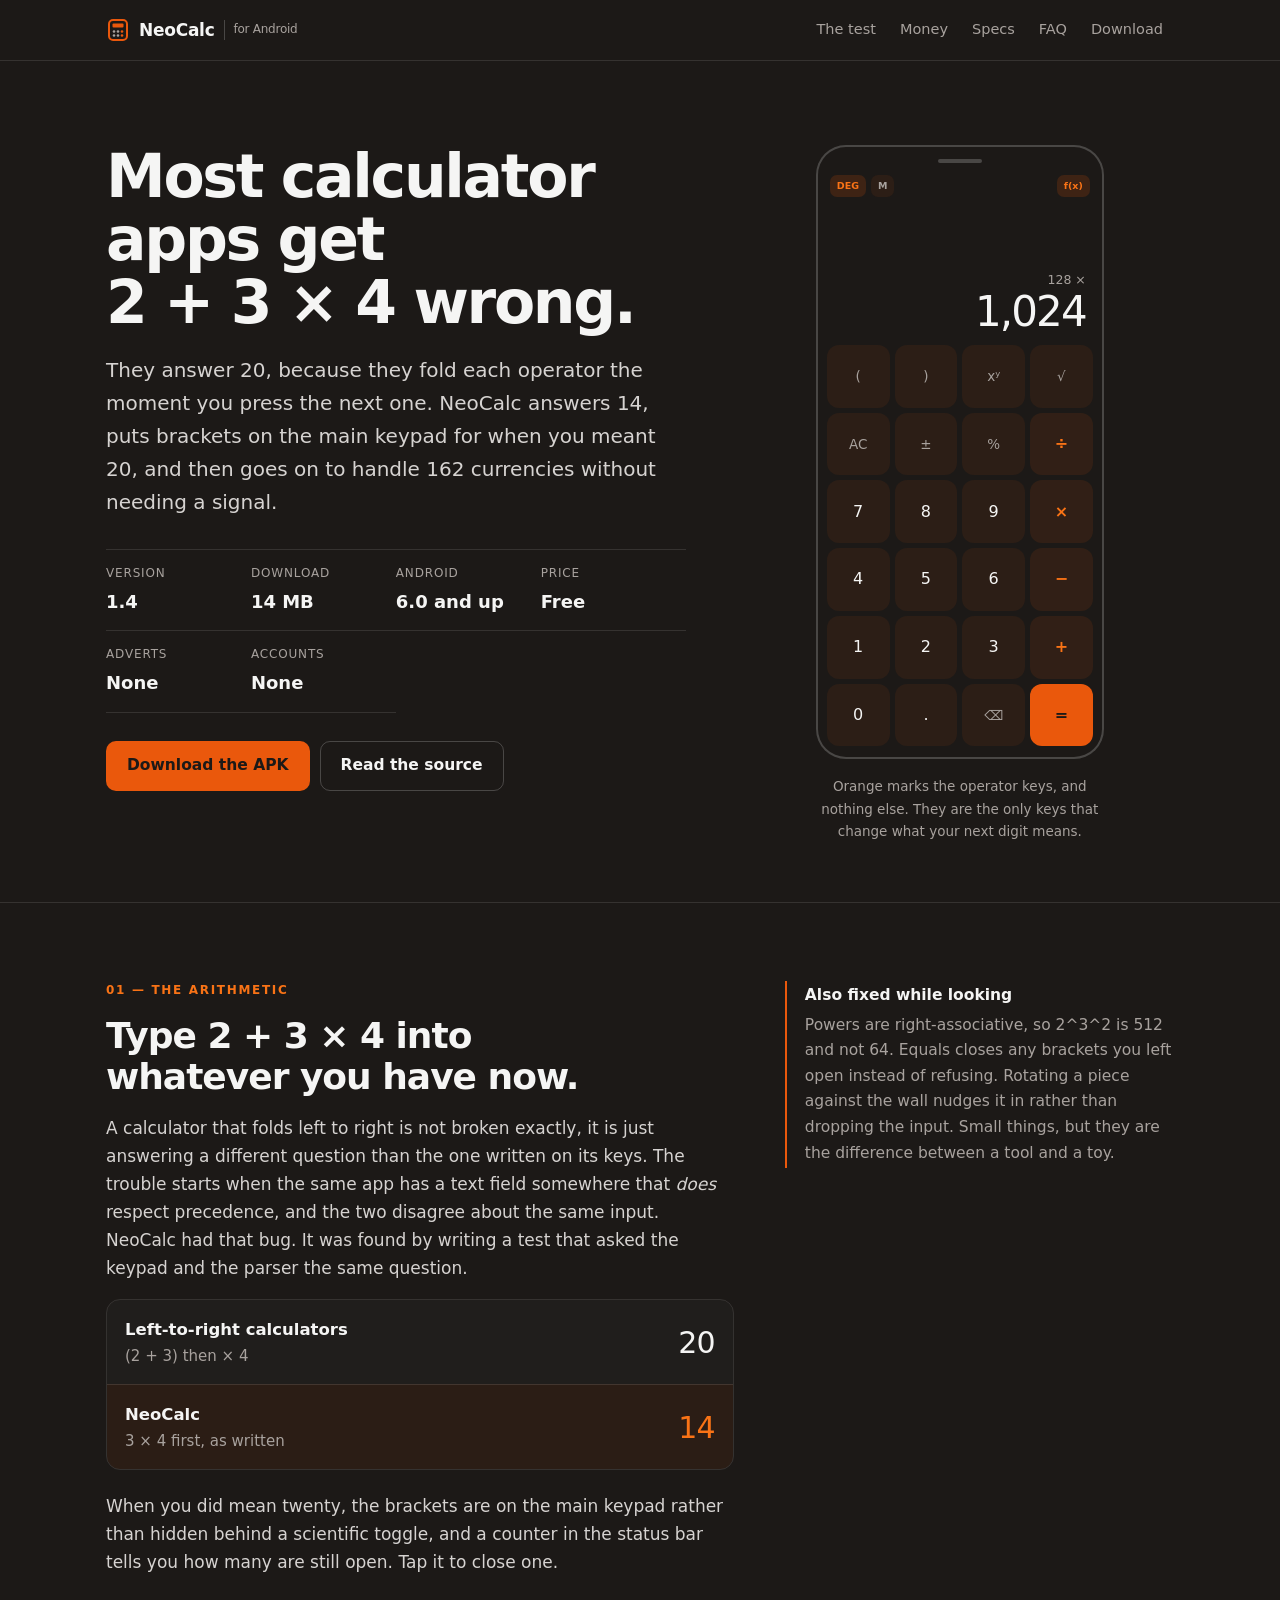
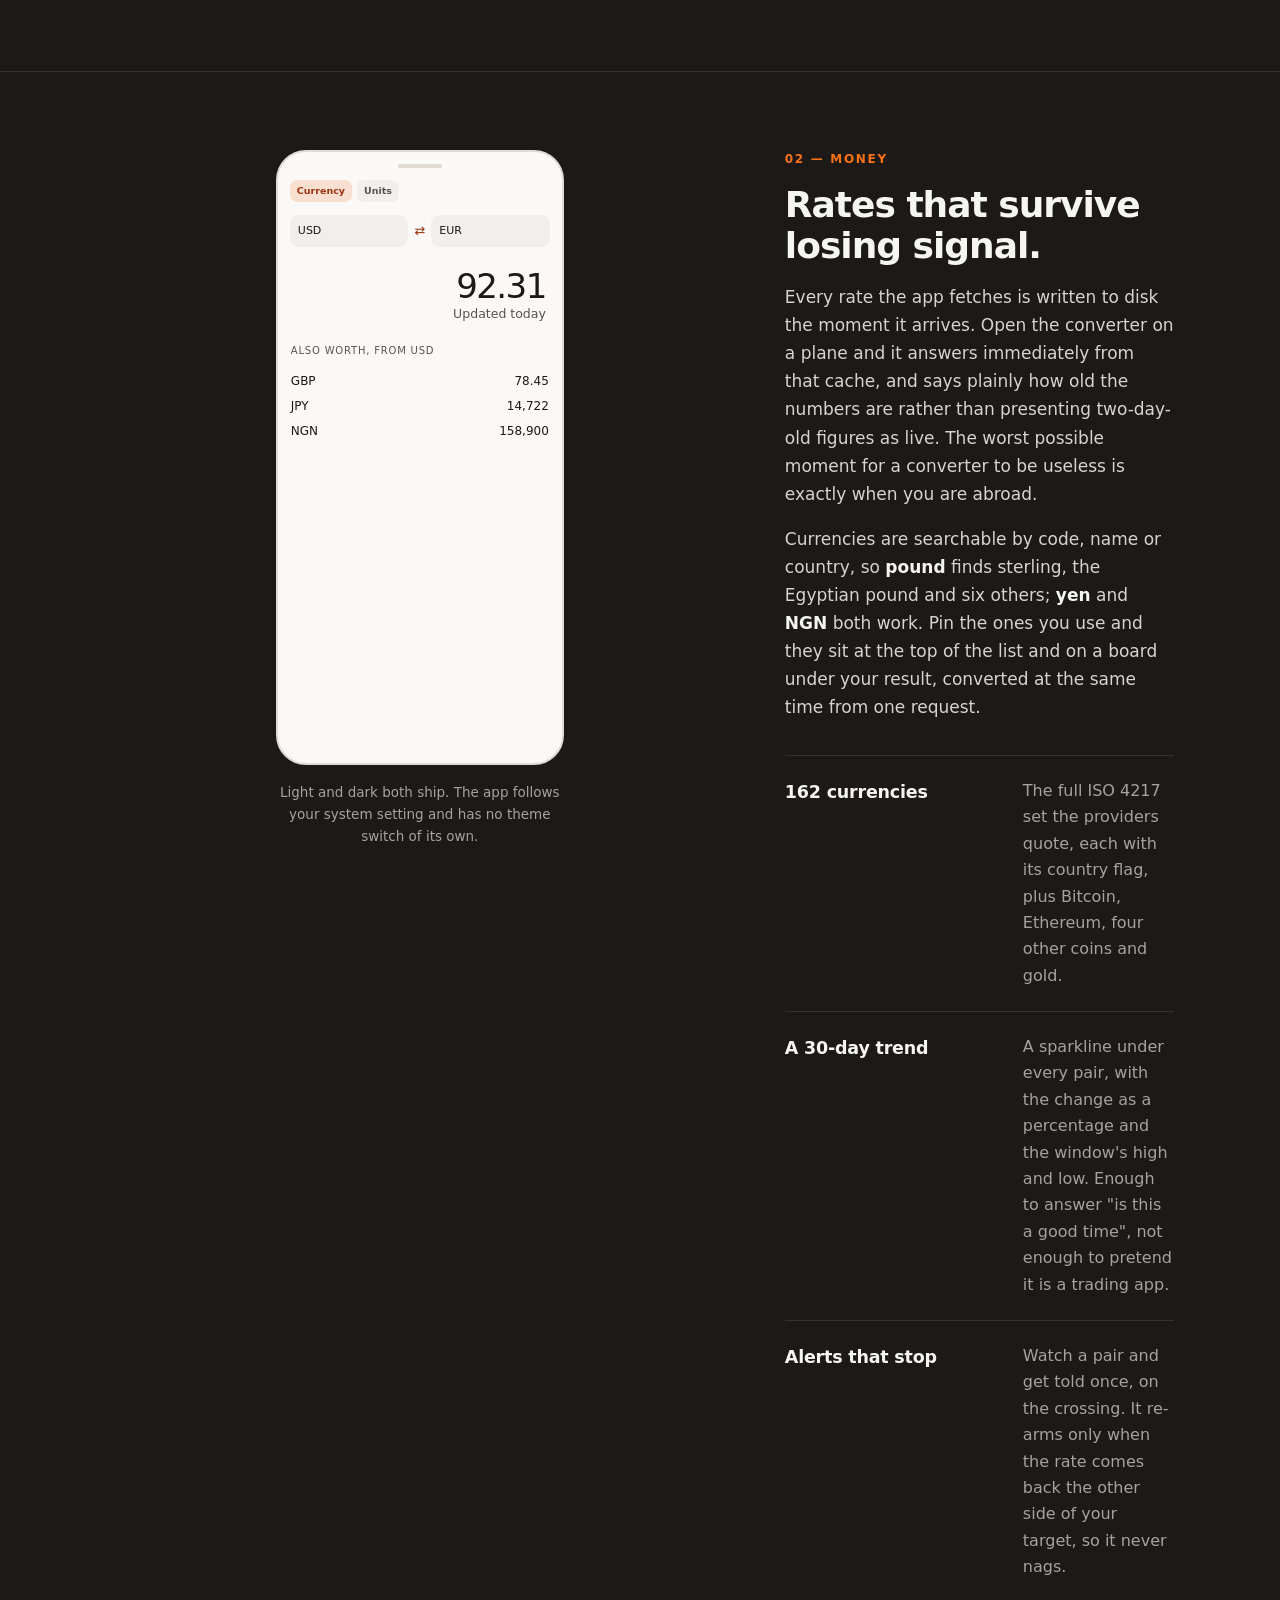
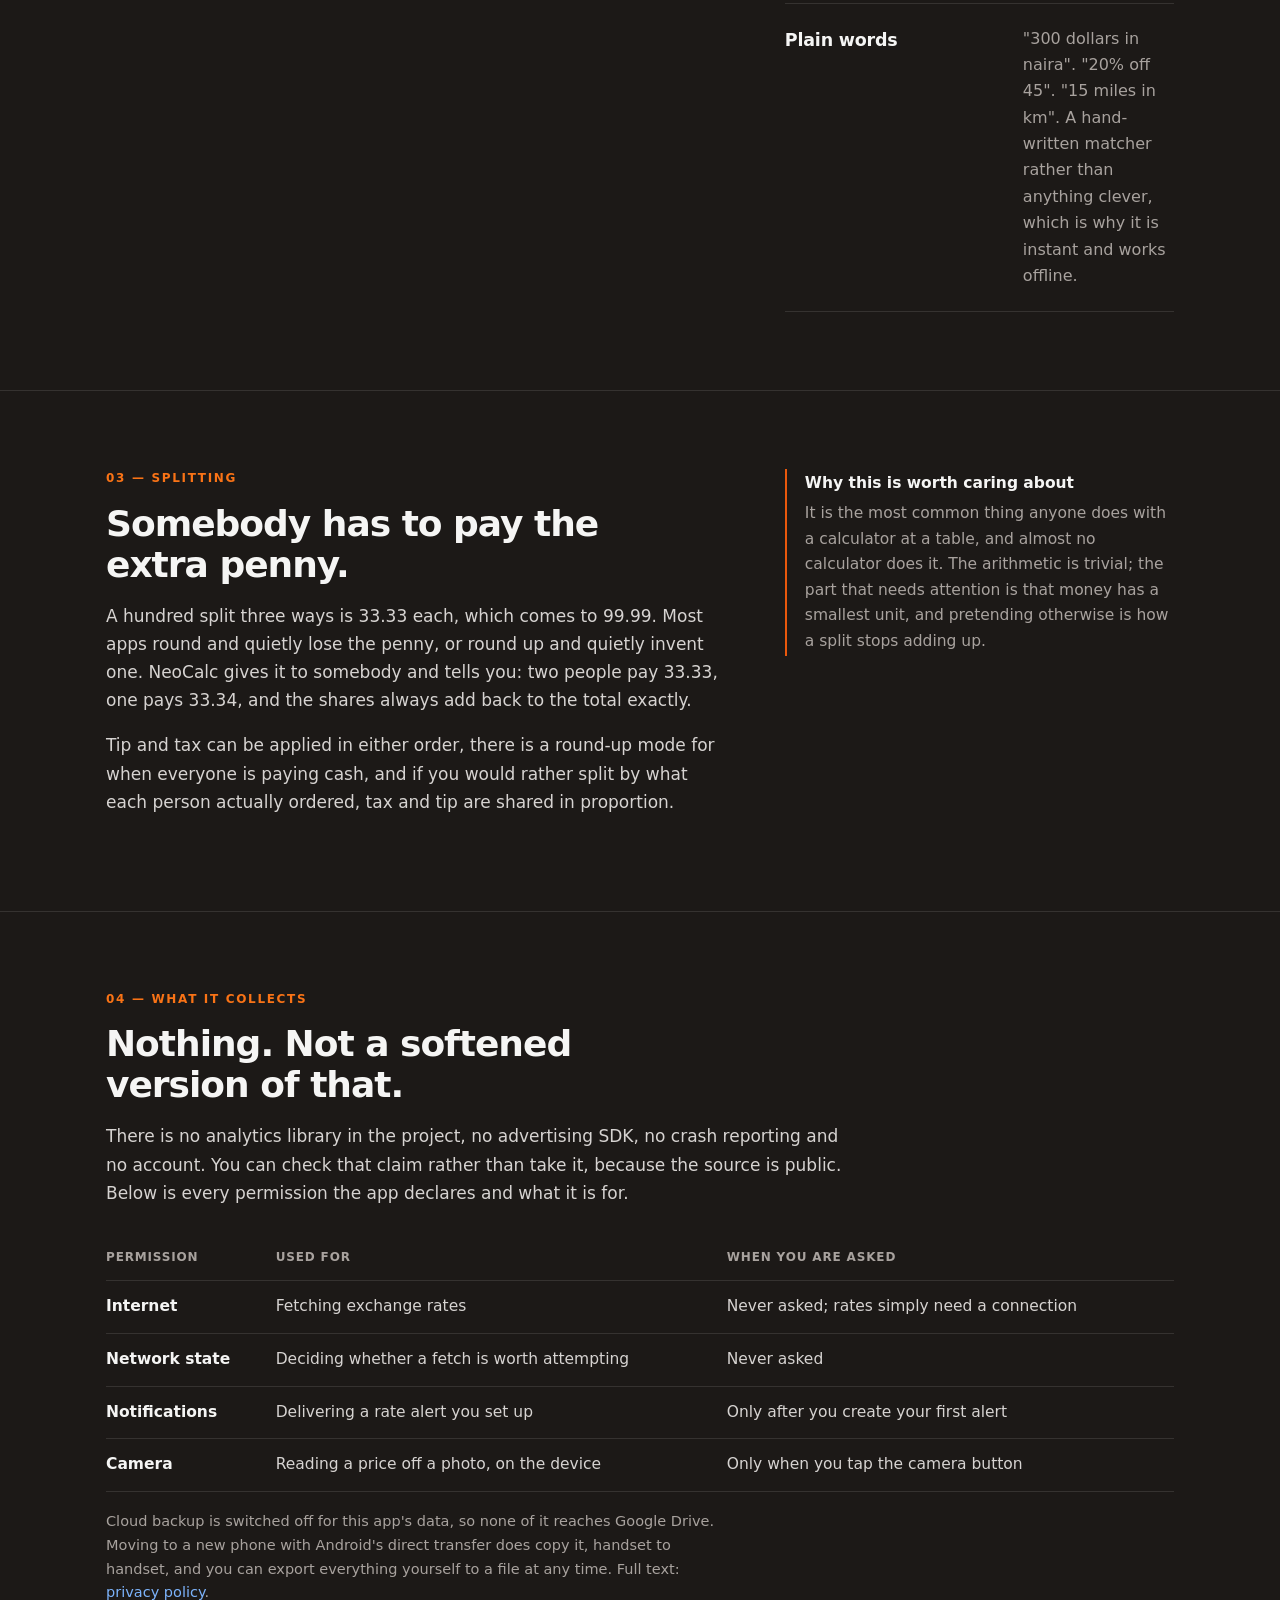
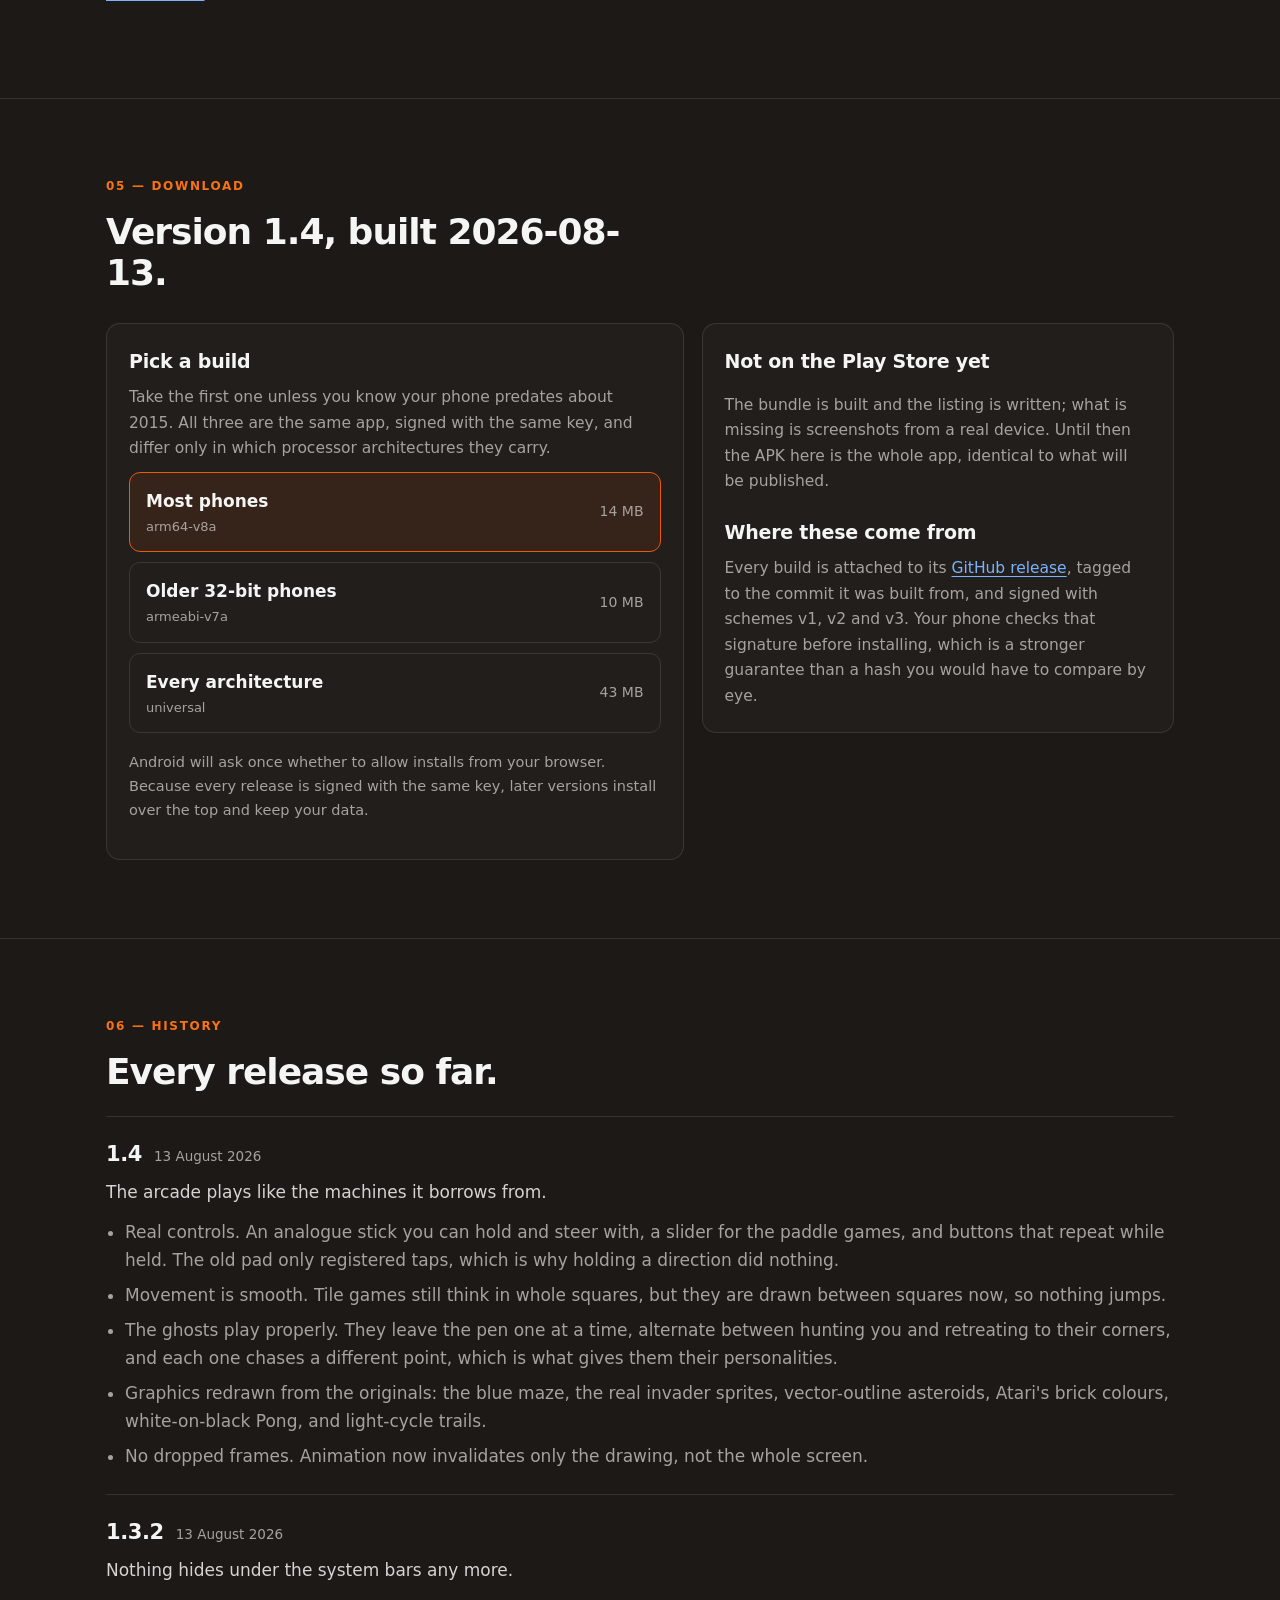
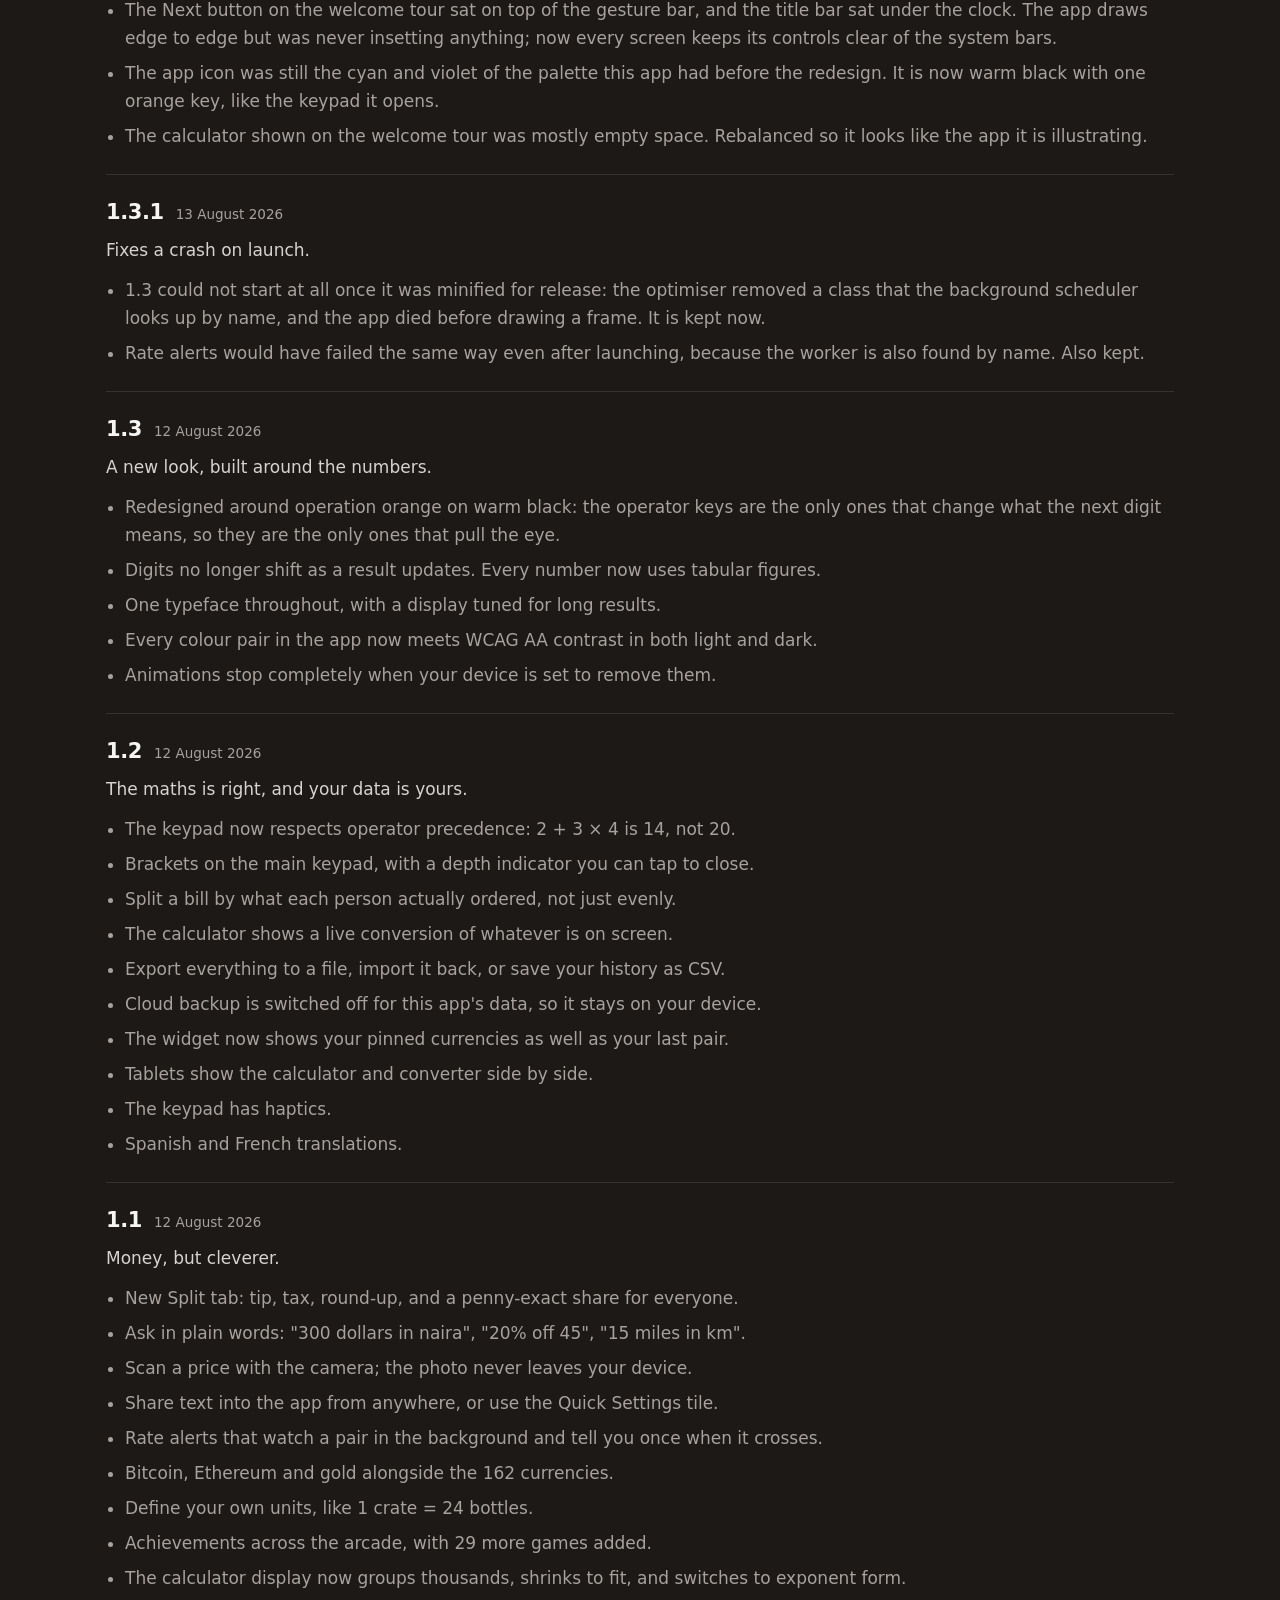
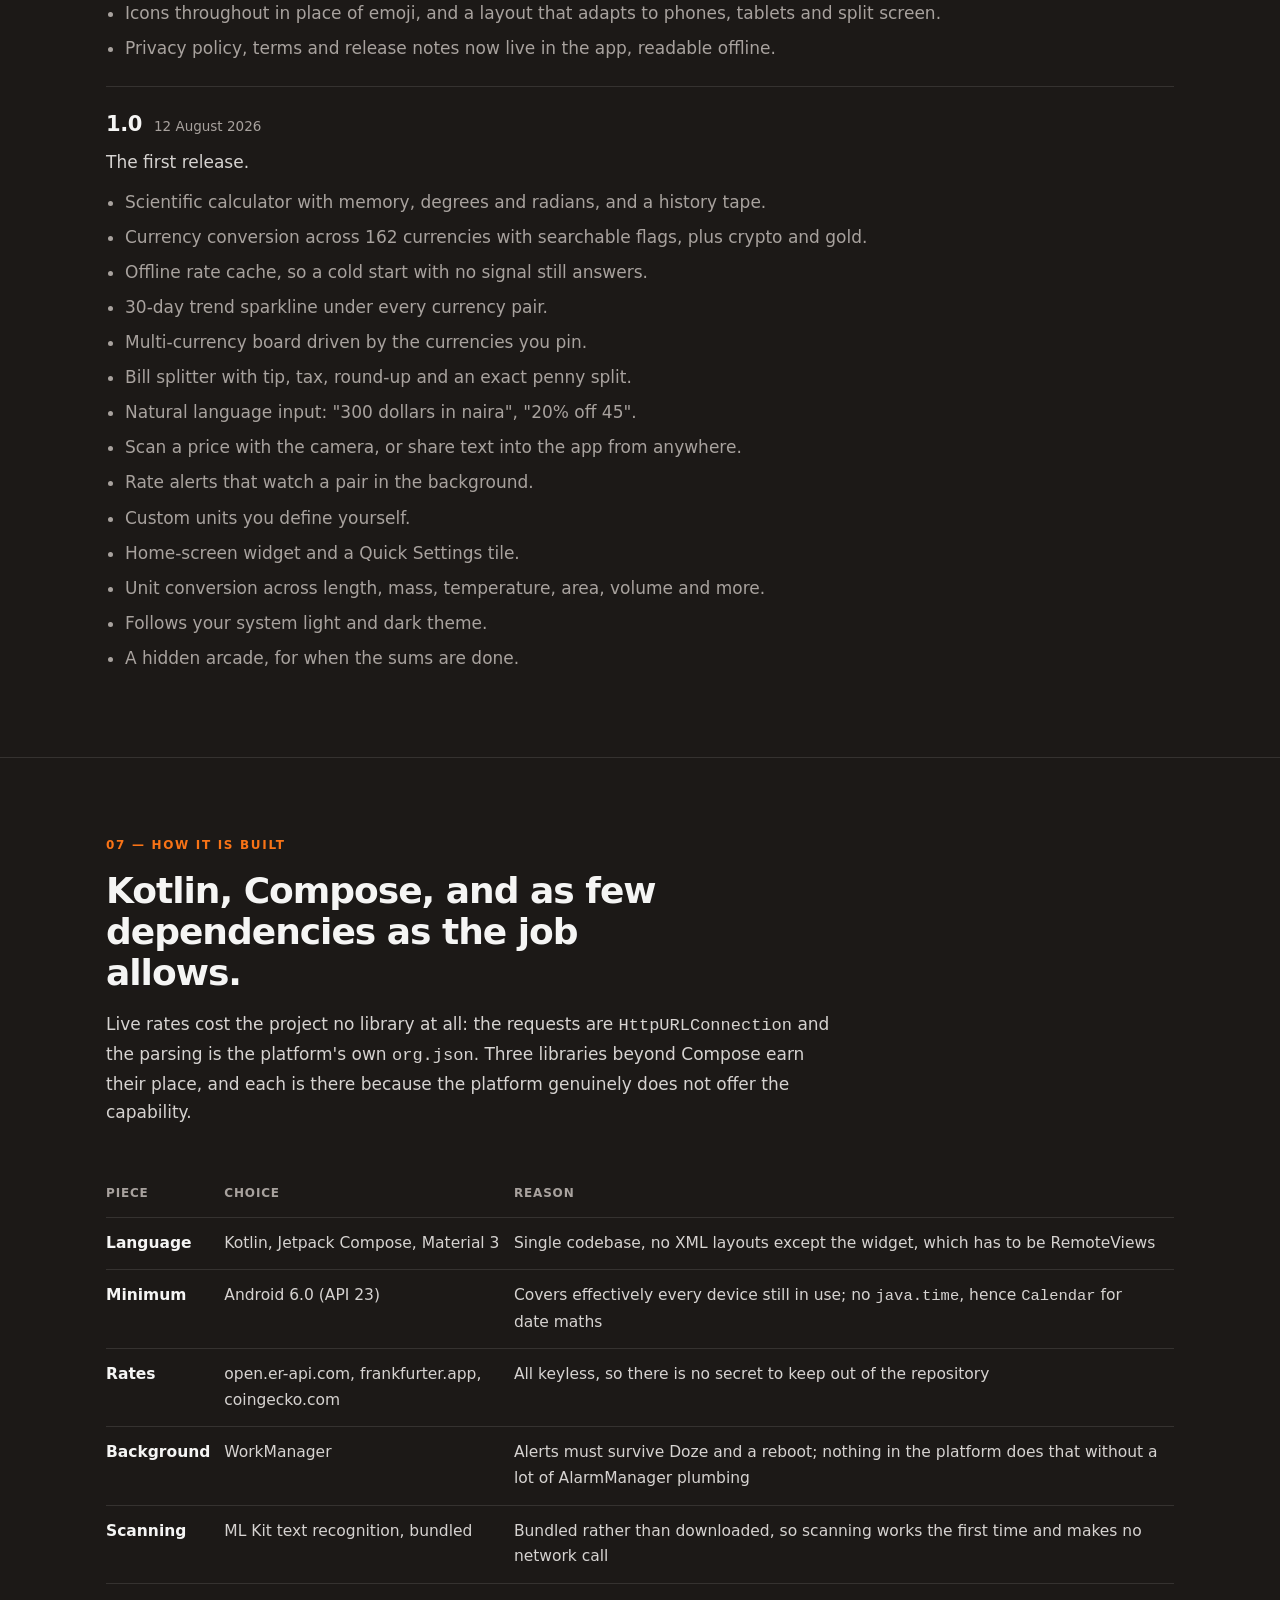
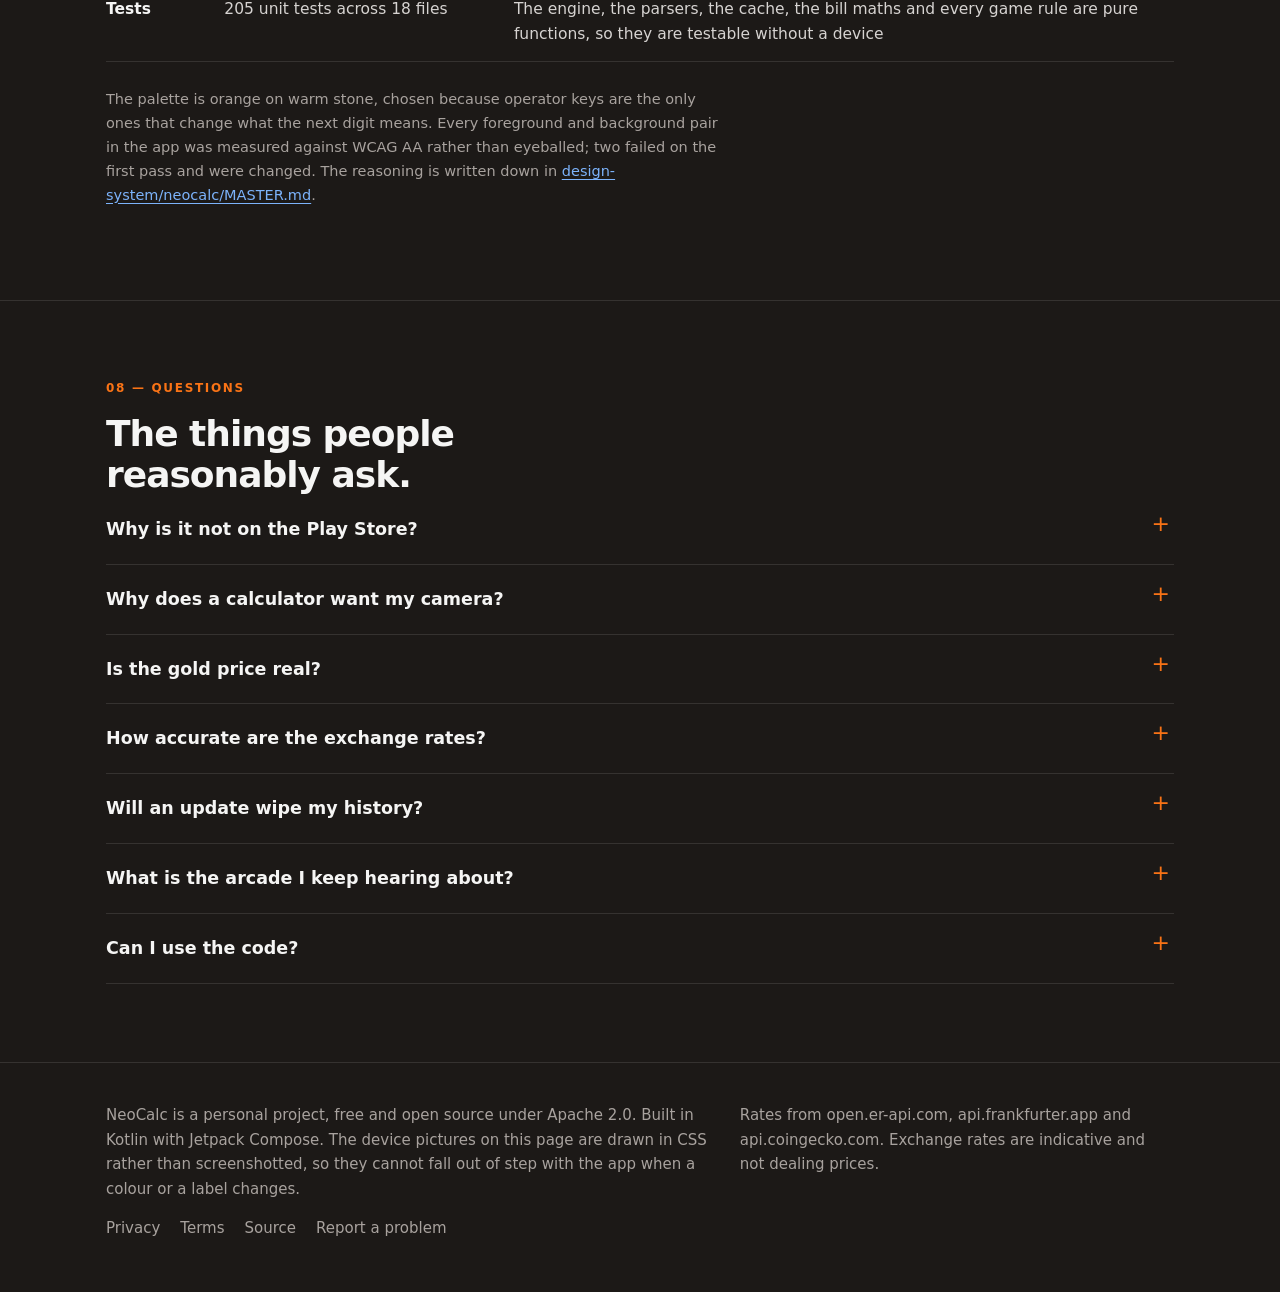
<file: docs/index.html>
<!doctype html>
<html lang="en">
<head>
<meta charset="utf-8">
<meta name="viewport" content="width=device-width, initial-scale=1">
<title>NeoCalc - a calculator that also does money</title>
<meta name="description" content="An Android calculator with real operator precedence, 162 currencies that keep working offline, and a bill splitter that adds up to the penny. Free, open source, no account, no tracking.">
<meta name="theme-color" content="#1c1917">
<meta property="og:type" content="website">
<meta property="og:title" content="NeoCalc - a calculator that also does money">
<meta property="og:description" content="Real operator precedence. 162 currencies offline. A bill splitter that adds up to the penny. No account, no tracking, no ads.">
<link rel="icon" href="assets/icon.svg" type="image/svg+xml">
<link rel="stylesheet" href="assets/styles.css">
</head>
<body>
<a class="skip" href="#main">Skip to content</a>

<header>
  <div class="wrap bar">
    <a class="brand" href="./">
      <svg width="24" height="24" viewBox="0 0 24 24" fill="none" aria-hidden="true">
        <rect x="3" y="2" width="18" height="20" rx="4" stroke="#ea580c" stroke-width="2"/>
        <rect x="6.5" y="5.5" width="11" height="4" rx="1" fill="#ea580c"/>
        <circle cx="8" cy="13.5" r="1.3" fill="#a8a29e"/><circle cx="12" cy="13.5" r="1.3" fill="#a8a29e"/>
        <circle cx="16" cy="13.5" r="1.3" fill="#ea580c"/><circle cx="8" cy="17.5" r="1.3" fill="#a8a29e"/>
        <circle cx="12" cy="17.5" r="1.3" fill="#a8a29e"/><circle cx="16" cy="17.5" r="1.3" fill="#ea580c"/>
      </svg>
      NeoCalc <small>for Android</small>
    </a>
    <nav>
      <a class="hide-sm" href="#test">The test</a>
      <a class="hide-sm" href="#money">Money</a>
      <a class="hide-sm" href="#specs">Specs</a>
      <a class="hide-sm" href="#faq">FAQ</a>
      <a href="#get">Download</a>
    </nav>
  </div>
</header>

<main id="main">

  <div class="wrap hero">
    <div class="hero-grid">
      <div>
        <h1>Most calculator apps get 2&nbsp;+&nbsp;3&nbsp;&times;&nbsp;4 wrong.</h1>
        <p class="standfirst">
          They answer 20, because they fold each operator the moment you press
          the next one. NeoCalc answers 14, puts brackets on the main keypad for
          when you meant 20, and then goes on to handle 162 currencies without
          needing a signal.
        </p>

        <dl class="facts">
          <div><dt>Version</dt><dd class="num" data-version>1.3</dd></div>
          <div><dt>Download</dt><dd class="num">14 MB</dd></div>
          <div><dt>Android</dt><dd class="num">6.0 and up</dd></div>
          <div><dt>Price</dt><dd>Free</dd></div>
          <div><dt>Adverts</dt><dd>None</dd></div>
          <div><dt>Accounts</dt><dd>None</dd></div>
        </dl>

        <div class="cta-row">
          <a class="btn btn-primary" href="#get">Download the APK</a>
          <a class="btn btn-ghost" id="source-link" href="#">Read the source</a>
        </div>
      </div>

      <div>
        <div class="phone" role="img" aria-label="The NeoCalc calculator in dark mode: the expression 128 times, the answer 1,024, and a keypad whose operator keys are orange.">
          <div class="notch"></div>
          <div class="chips"><span class="chip on">DEG</span><span class="chip">M</span><span class="chip on push">f(x)</span></div>
          <div class="readout"><div class="expr num">128 &times;</div><div class="answer num">1,024</div></div>
          <div class="pad">
            <div class="key fn">(</div><div class="key fn">)</div><div class="key fn">x&#x02B8;</div><div class="key fn">&radic;</div>
            <div class="key fn">AC</div><div class="key fn">&plusmn;</div><div class="key fn">%</div><div class="key op">&divide;</div>
            <div class="key num">7</div><div class="key num">8</div><div class="key num">9</div><div class="key op">&times;</div>
            <div class="key num">4</div><div class="key num">5</div><div class="key num">6</div><div class="key op">&minus;</div>
            <div class="key num">1</div><div class="key num">2</div><div class="key num">3</div><div class="key op">+</div>
            <div class="key num">0</div><div class="key">.</div><div class="key fn">&#9003;</div><div class="key eq">=</div>
          </div>
        </div>
        <p class="caption">
          Orange marks the operator keys, and nothing else. They are the only
          keys that change what your next digit means.
        </p>
      </div>
    </div>
  </div>

  <section id="test">
    <div class="wrap split">
      <div>
        <span class="mark">01 &mdash; The arithmetic</span>
        <h2>Type 2 + 3 &times; 4 into whatever you have now.</h2>
        <p>
          A calculator that folds left to right is not broken exactly, it is just
          answering a different question than the one written on its keys. The
          trouble starts when the same app has a text field somewhere that
          <em>does</em> respect precedence, and the two disagree about the same
          input. NeoCalc had that bug. It was found by writing a test that asked
          the keypad and the parser the same question.
        </p>

        <div class="compare">
          <div class="compare-row bad">
            <div class="who"><b>Left-to-right calculators</b>(2 + 3) then &times; 4</div>
            <div class="ans num">20</div>
          </div>
          <div class="compare-row good">
            <div class="who"><b>NeoCalc</b>3 &times; 4 first, as written</div>
            <div class="ans num">14</div>
          </div>
        </div>

        <p style="margin-top:22px">
          When you did mean twenty, the brackets are on the main keypad rather
          than hidden behind a scientific toggle, and a counter in the status bar
          tells you how many are still open. Tap it to close one.
        </p>
      </div>

      <div class="aside">
        <strong>Also fixed while looking</strong>
        Powers are right-associative, so 2^3^2 is 512 and not 64. Equals closes
        any brackets you left open instead of refusing. Rotating a piece against
        the wall nudges it in rather than dropping the input. Small things, but
        they are the difference between a tool and a toy.
      </div>
    </div>
  </section>

  <section id="money">
    <div class="wrap split flip">
      <div>
        <span class="mark">02 &mdash; Money</span>
        <h2>Rates that survive losing signal.</h2>
        <p>
          Every rate the app fetches is written to disk the moment it arrives.
          Open the converter on a plane and it answers immediately from that
          cache, and says plainly how old the numbers are rather than presenting
          two-day-old figures as live. The worst possible moment for a converter
          to be useless is exactly when you are abroad.
        </p>
        <p>
          Currencies are searchable by code, name or country, so
          <strong>pound</strong> finds sterling, the Egyptian pound and six
          others; <strong>yen</strong> and <strong>NGN</strong> both work. Pin
          the ones you use and they sit at the top of the list and on a board
          under your result, converted at the same time from one request.
        </p>

        <ul class="rows">
          <li>
            <h3>162 currencies</h3>
            <p>The full ISO 4217 set the providers quote, each with its country flag, plus Bitcoin, Ethereum, four other coins and gold.</p>
          </li>
          <li>
            <h3>A 30-day trend</h3>
            <p>A sparkline under every pair, with the change as a percentage and the window's high and low. Enough to answer "is this a good time", not enough to pretend it is a trading app.</p>
          </li>
          <li>
            <h3>Alerts that stop</h3>
            <p>Watch a pair and get told once, on the crossing. It re-arms only when the rate comes back the other side of your target, so it never nags.</p>
          </li>
          <li>
            <h3>Plain words</h3>
            <p>"300 dollars in naira". "20% off 45". "15 miles in km". A hand-written matcher rather than anything clever, which is why it is instant and works offline.</p>
          </li>
        </ul>
      </div>

      <div>
        <div class="phone light" role="img" aria-label="The NeoCalc converter in light mode, showing 100 US dollars as 92.31 euros.">
          <div class="notch"></div>
          <div class="chips"><span class="chip on">Currency</span><span class="chip">Units</span></div>
          <div style="display:flex;gap:6px;padding:6px 3px 0">
            <div style="flex:1;background:var(--muted);border-radius:9px;padding:7px 8px;font-size:11px;color:var(--ink)">USD</div>
            <div style="align-self:center;color:var(--operation-soft);font-size:13px">&#8644;</div>
            <div style="flex:1;background:var(--muted);border-radius:9px;padding:7px 8px;font-size:11px;color:var(--ink)">EUR</div>
          </div>
          <div class="readout" style="flex:0;padding-top:14px">
            <div class="answer num" style="font-size:34px">92.31</div>
            <div class="expr num">Updated today</div>
          </div>
          <div style="padding:8px 4px 0;font-size:10px;color:var(--ink-muted);letter-spacing:.08em">ALSO WORTH, FROM USD</div>
          <div style="display:grid;gap:5px;padding:6px 4px">
            <div style="display:flex;justify-content:space-between;font-size:12px;color:var(--ink)"><span>GBP</span><span class="num">78.45</span></div>
            <div style="display:flex;justify-content:space-between;font-size:12px;color:var(--ink)"><span>JPY</span><span class="num">14,722</span></div>
            <div style="display:flex;justify-content:space-between;font-size:12px;color:var(--ink)"><span>NGN</span><span class="num">158,900</span></div>
          </div>
          <div style="flex:1"></div>
        </div>
        <p class="caption">Light and dark both ship. The app follows your system setting and has no theme switch of its own.</p>
      </div>
    </div>
  </section>

  <section id="split">
    <div class="wrap split">
      <div>
        <span class="mark">03 &mdash; Splitting</span>
        <h2>Somebody has to pay the extra penny.</h2>
        <p>
          A hundred split three ways is 33.33 each, which comes to 99.99. Most
          apps round and quietly lose the penny, or round up and quietly invent
          one. NeoCalc gives it to somebody and tells you: two people pay 33.33,
          one pays 33.34, and the shares always add back to the total exactly.
        </p>
        <p>
          Tip and tax can be applied in either order, there is a round-up mode
          for when everyone is paying cash, and if you would rather split by what
          each person actually ordered, tax and tip are shared in proportion.
        </p>
      </div>
      <div class="aside">
        <strong>Why this is worth caring about</strong>
        It is the most common thing anyone does with a calculator at a table, and
        almost no calculator does it. The arithmetic is trivial; the part that
        needs attention is that money has a smallest unit, and pretending
        otherwise is how a split stops adding up.
      </div>
    </div>
  </section>

  <section id="privacy-summary">
    <div class="wrap">
      <span class="mark">04 &mdash; What it collects</span>
      <h2>Nothing. Not a softened version of that.</h2>
      <p style="margin-bottom:0">
        There is no analytics library in the project, no advertising SDK, no
        crash reporting and no account. You can check that claim rather than take
        it, because the source is public. Below is every permission the app
        declares and what it is for.
      </p>

      <div class="table-scroll">
        <table>
          <thead>
            <tr><th scope="col">Permission</th><th scope="col">Used for</th><th scope="col">When you are asked</th></tr>
          </thead>
          <tbody>
            <tr><td>Internet</td><td>Fetching exchange rates</td><td>Never asked; rates simply need a connection</td></tr>
            <tr><td>Network state</td><td>Deciding whether a fetch is worth attempting</td><td>Never asked</td></tr>
            <tr><td>Notifications</td><td>Delivering a rate alert you set up</td><td>Only after you create your first alert</td></tr>
            <tr><td>Camera</td><td>Reading a price off a photo, on the device</td><td>Only when you tap the camera button</td></tr>
          </tbody>
        </table>
      </div>

      <p class="note">
        Cloud backup is switched off for this app's data, so none of it reaches
        Google Drive. Moving to a new phone with Android's direct transfer does
        copy it, handset to handset, and you can export everything yourself to a
        file at any time. Full text: <a href="privacy.html">privacy policy</a>.
      </p>
    </div>
  </section>

  <section id="get">
    <div class="wrap">
      <span class="mark">05 &mdash; Download</span>
      <h2>Version <span class="num" data-version>1.3</span>, built <span class="num" data-released>2026-08-12</span>.</h2>

      <div class="dl">
        <div class="panel">
          <h3>Pick a build</h3>
          <p style="font-size:15.5px;color:var(--ink-muted);margin:0">
            Take the first one unless you know your phone predates about 2015.
            All three are the same app, signed with the same key, and differ only
            in which processor architectures they carry.
          </p>
          <div id="builds"><p class="note">Loading builds&hellip;</p></div>
          <p class="note">
            Android will ask once whether to allow installs from your browser.
            Because every release is signed with the same key, later versions
            install over the top and keep your data.
          </p>
        </div>

        <div class="panel">
          <h3>Not on the Play Store yet</h3>
          <p style="font-size:15.5px;color:var(--ink-muted)">
            The bundle is built and the listing is written; what is missing is
            screenshots from a real device. Until then the APK here is the whole
            app, identical to what will be published.
          </p>
          <h3 style="margin-top:22px">Where these come from</h3>
          <p style="font-size:15.5px;color:var(--ink-muted);margin:0">
            Every build is attached to its
            <a id="releases-link" href="#">GitHub release</a>, tagged to the
            commit it was built from, and signed with schemes v1, v2 and v3. Your
            phone checks that signature before installing, which is a stronger
            guarantee than a hash you would have to compare by eye.
          </p>
        </div>
      </div>
    </div>
  </section>

  <section id="changelog">
    <div class="wrap">
      <span class="mark">06 &mdash; History</span>
      <h2>Every release so far.</h2>
      <div id="releases"></div>
    </div>
  </section>

  <section id="specs">
    <div class="wrap">
      <span class="mark">07 &mdash; How it is built</span>
      <h2>Kotlin, Compose, and as few dependencies as the job allows.</h2>
      <p>
        Live rates cost the project no library at all: the requests are
        <code>HttpURLConnection</code> and the parsing is the platform's own
        <code>org.json</code>. Three libraries beyond Compose earn their place,
        and each is there because the platform genuinely does not offer the
        capability.
      </p>

      <div class="table-scroll">
        <table>
          <thead><tr><th scope="col">Piece</th><th scope="col">Choice</th><th scope="col">Reason</th></tr></thead>
          <tbody>
            <tr><td>Language</td><td>Kotlin, Jetpack Compose, Material 3</td><td>Single codebase, no XML layouts except the widget, which has to be RemoteViews</td></tr>
            <tr><td>Minimum</td><td>Android 6.0 (API 23)</td><td>Covers effectively every device still in use; no <code>java.time</code>, hence <code>Calendar</code> for date maths</td></tr>
            <tr><td>Rates</td><td>open.er-api.com, frankfurter.app, coingecko.com</td><td>All keyless, so there is no secret to keep out of the repository</td></tr>
            <tr><td>Background</td><td>WorkManager</td><td>Alerts must survive Doze and a reboot; nothing in the platform does that without a lot of AlarmManager plumbing</td></tr>
            <tr><td>Scanning</td><td>ML Kit text recognition, bundled</td><td>Bundled rather than downloaded, so scanning works the first time and makes no network call</td></tr>
            <tr><td>Tests</td><td>205 unit tests across 18 files</td><td>The engine, the parsers, the cache, the bill maths and every game rule are pure functions, so they are testable without a device</td></tr>
          </tbody>
        </table>
      </div>

      <p class="note" style="margin-top:26px">
        The palette is orange on warm stone, chosen because operator keys are the
        only ones that change what the next digit means. Every foreground and
        background pair in the app was measured against WCAG AA rather than eyeballed;
        two failed on the first pass and were changed. The reasoning is written down in
        <a id="ds-link" href="#">design-system/neocalc/MASTER.md</a>.
      </p>
    </div>
  </section>

  <section id="faq">
    <div class="wrap">
      <span class="mark">08 &mdash; Questions</span>
      <h2>The things people reasonably ask.</h2>

      <details>
        <summary>Why is it not on the Play Store?</summary>
        <p>It will be. The signed bundle exists and the listing copy is written; the gap is screenshots taken on a real device, which have to be captured rather than generated. The APK on this page is the same build.</p>
      </details>

      <details>
        <summary>Why does a calculator want my camera?</summary>
        <p>Only to read a price off a photo when you tap the camera button. Recognition runs on the device with a bundled model, so the photo makes no network call, is never stored and is never uploaded. The permission is requested at the moment you use the feature, not at launch, and the app installs and runs normally on a phone with no camera.</p>
      </details>

      <details>
        <summary>Is the gold price real?</summary>
        <p>It is a proxy, and the app says so. Gold comes from the price of PAX Gold, a token redeemable for one troy ounce of London Good Delivery gold, so it tracks spot closely. It is not a bullion dealer's quote. Silver is deliberately absent: no keyless source quotes it reliably, and a wrong number is worse than no number.</p>
      </details>

      <details>
        <summary>How accurate are the exchange rates?</summary>
        <p>They are daily reference rates from free public sources, not dealing prices. They carry no spread, commission or fee, so what your bank actually gives you will be a little worse. Good for knowing roughly what something costs; not for accounting or trading.</p>
      </details>

      <details>
        <summary>Will an update wipe my history?</summary>
        <p>No. Every release is signed with the same key, so updates install over the top and keep your data. Because cloud backup is switched off on purpose, moving to a new phone is either Android's direct device-to-device transfer or the export file the app can write for you.</p>
      </details>

      <details>
        <summary>What is the arcade I keep hearing about?</summary>
        <p>Nothing is hidden in the source, so you can find it there in a minute. Finding it on the phone is more fun, and the clue is that a calculator has a keypad and a display you can hold down.</p>
      </details>

      <details>
        <summary>Can I use the code?</summary>
        <p>Yes, under Apache 2.0. Fork it, ship it, sell it. If you find something wrong with the arithmetic, an issue with the exact key sequence is the most useful thing you can send.</p>
      </details>
    </div>
  </section>
</main>

<footer>
  <div class="wrap colophon">
    <div>
      <p>
        NeoCalc is a personal project, free and open source under Apache 2.0.
        Built in Kotlin with Jetpack Compose. The device pictures on this page
        are drawn in CSS rather than screenshotted, so they cannot fall out of
        step with the app when a colour or a label changes.
      </p>
      <nav>
        <a href="privacy.html">Privacy</a>
        <a href="terms.html">Terms</a>
        <a id="source-link-foot" href="#">Source</a>
        <a id="issues-link" href="#">Report a problem</a>
      </nav>
    </div>
    <div>
      <p>
        Rates from open.er-api.com, api.frankfurter.app and api.coingecko.com.
        Exchange rates are indicative and not dealing prices.
      </p>
    </div>
  </div>
</footer>

<script src="assets/app.js"></script>
</body>
</html>
</file>
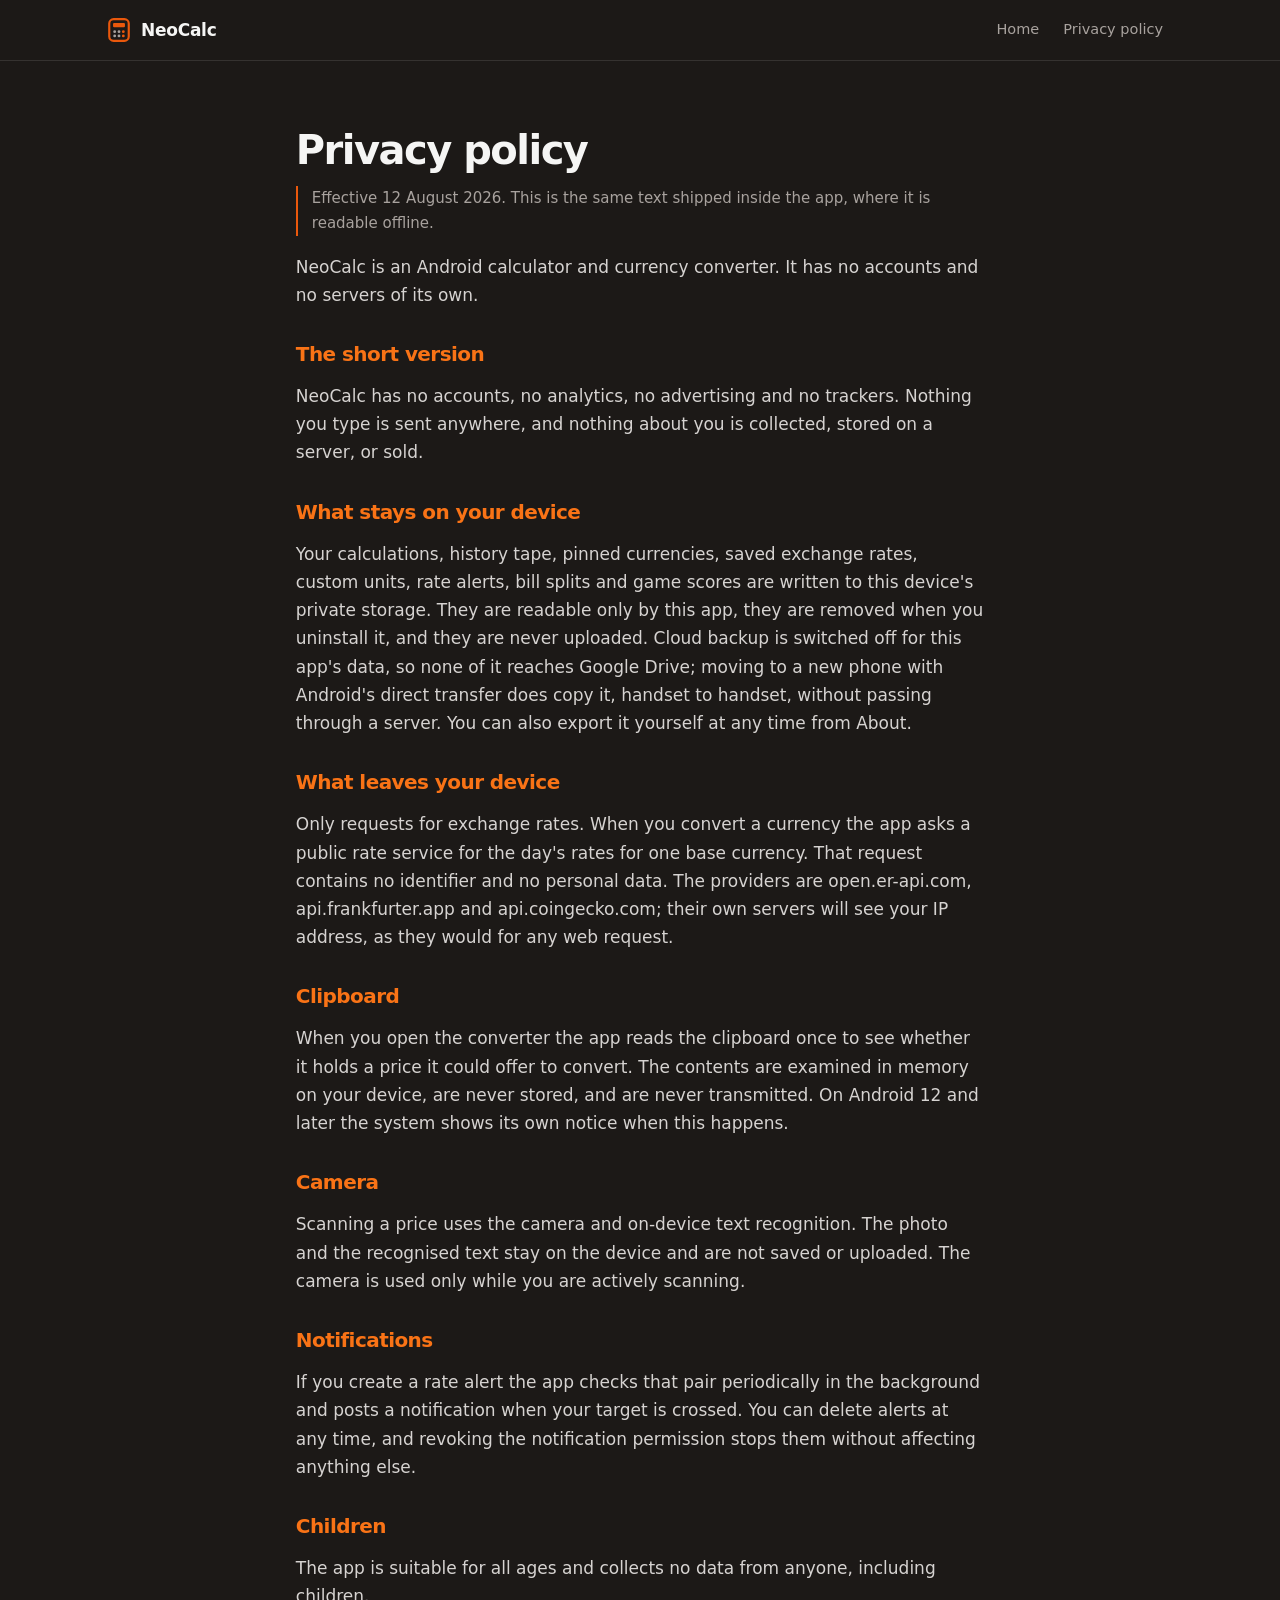
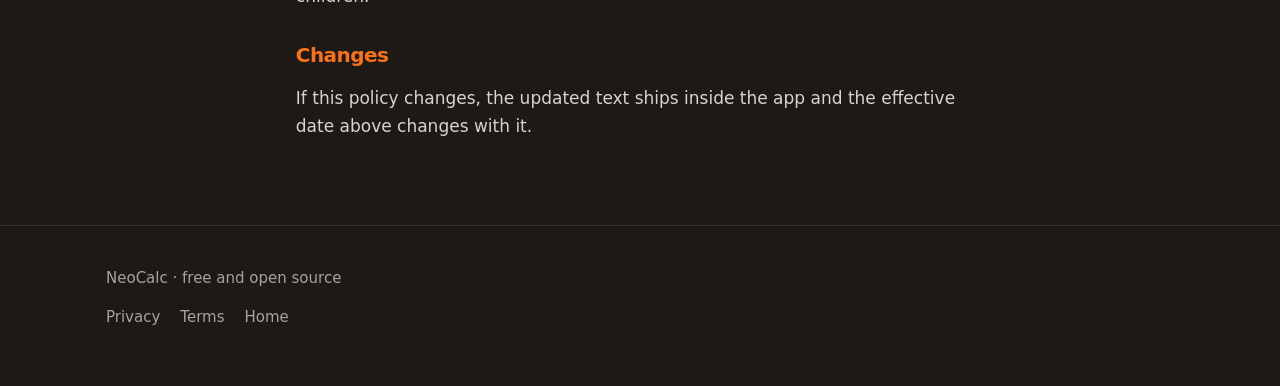
<file: docs/privacy.html>
<!doctype html>
<html lang="en">
<head>
<meta charset="utf-8">
<meta name="viewport" content="width=device-width, initial-scale=1">
<title>Privacy policy - NeoCalc</title>
<meta name="description" content="Privacy policy for the NeoCalc Android app.">
<meta name="theme-color" content="#1c1917">
<link rel="icon" href="assets/icon.svg" type="image/svg+xml">
<link rel="stylesheet" href="assets/styles.css">
</head>
<body>
<header>
  <div class="wrap bar">
    <a class="brand" href="./">
      <svg width="26" height="26" viewBox="0 0 24 24" fill="none" aria-hidden="true">
        <rect x="3" y="2" width="18" height="20" rx="4" stroke="#ea580c" stroke-width="2"/>
        <rect x="6.5" y="5.5" width="11" height="4" rx="1" fill="#ea580c"/>
        <circle cx="8" cy="13.5" r="1.3" fill="#a8a29e"/><circle cx="12" cy="13.5" r="1.3" fill="#a8a29e"/>
        <circle cx="16" cy="13.5" r="1.3" fill="#ea580c"/><circle cx="8" cy="17.5" r="1.3" fill="#a8a29e"/>
        <circle cx="12" cy="17.5" r="1.3" fill="#a8a29e"/><circle cx="16" cy="17.5" r="1.3" fill="#ea580c"/>
      </svg>
      NeoCalc
    </a>
    <nav><a href="./">Home</a><a href="#top">Privacy policy</a></nav>
  </div>
</header>
<main class="wrap doc" id="top">
  <h1>Privacy policy</h1>
  <p class="effective">Effective 12 August 2026. This is the same text shipped inside the app, where it is readable offline.</p>
  <p>NeoCalc is an Android calculator and currency converter. It has no accounts and no servers of its own.</p>
      <h2>The short version</h2>
      <p>NeoCalc has no accounts, no analytics, no advertising and no trackers. Nothing you type is sent anywhere, and nothing about you is collected, stored on a server, or sold.</p>
      <h2>What stays on your device</h2>
      <p>Your calculations, history tape, pinned currencies, saved exchange rates, custom units, rate alerts, bill splits and game scores are written to this device&#x27;s private storage. They are readable only by this app, they are removed when you uninstall it, and they are never uploaded. Cloud backup is switched off for this app&#x27;s data, so none of it reaches Google Drive; moving to a new phone with Android&#x27;s direct transfer does copy it, handset to handset, without passing through a server. You can also export it yourself at any time from About.</p>
      <h2>What leaves your device</h2>
      <p>Only requests for exchange rates. When you convert a currency the app asks a public rate service for the day&#x27;s rates for one base currency. That request contains no identifier and no personal data. The providers are open.er-api.com, api.frankfurter.app and api.coingecko.com; their own servers will see your IP address, as they would for any web request.</p>
      <h2>Clipboard</h2>
      <p>When you open the converter the app reads the clipboard once to see whether it holds a price it could offer to convert. The contents are examined in memory on your device, are never stored, and are never transmitted. On Android 12 and later the system shows its own notice when this happens.</p>
      <h2>Camera</h2>
      <p>Scanning a price uses the camera and on-device text recognition. The photo and the recognised text stay on the device and are not saved or uploaded. The camera is used only while you are actively scanning.</p>
      <h2>Notifications</h2>
      <p>If you create a rate alert the app checks that pair periodically in the background and posts a notification when your target is crossed. You can delete alerts at any time, and revoking the notification permission stops them without affecting anything else.</p>
      <h2>Children</h2>
      <p>The app is suitable for all ages and collects no data from anyone, including children.</p>
      <h2>Changes</h2>
      <p>If this policy changes, the updated text ships inside the app and the effective date above changes with it.</p>
</main>
<footer>
  <div class="wrap foot">
    <span>NeoCalc &middot; free and open source</span>
    <nav><a href="privacy.html">Privacy</a><a href="terms.html">Terms</a><a href="./">Home</a></nav>
  </div>
</footer>
</body>
</html>
</file>
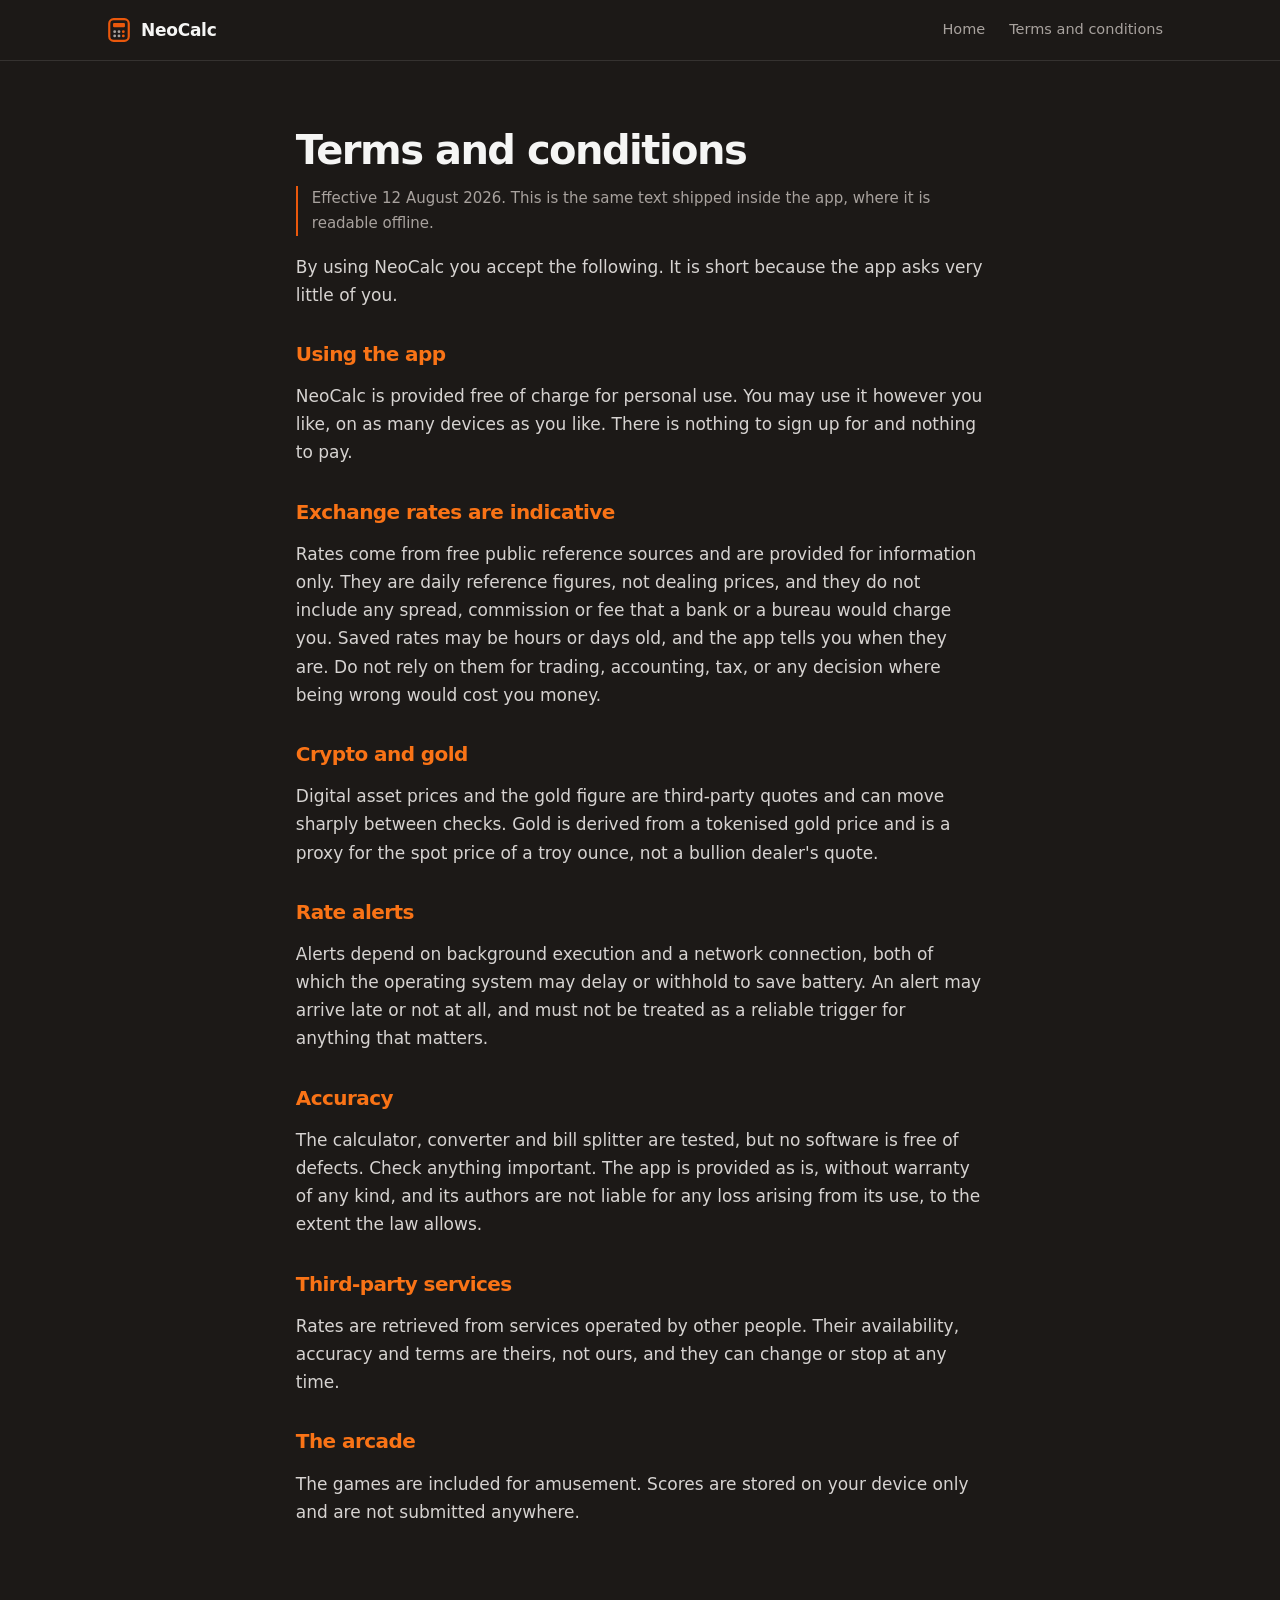
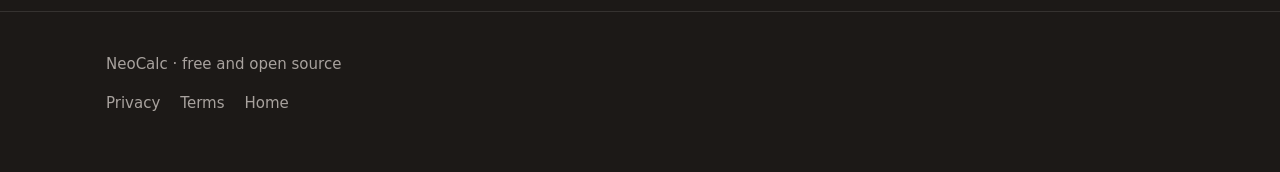
<file: docs/terms.html>
<!doctype html>
<html lang="en">
<head>
<meta charset="utf-8">
<meta name="viewport" content="width=device-width, initial-scale=1">
<title>Terms and conditions - NeoCalc</title>
<meta name="description" content="Terms and conditions for the NeoCalc Android app.">
<meta name="theme-color" content="#1c1917">
<link rel="icon" href="assets/icon.svg" type="image/svg+xml">
<link rel="stylesheet" href="assets/styles.css">
</head>
<body>
<header>
  <div class="wrap bar">
    <a class="brand" href="./">
      <svg width="26" height="26" viewBox="0 0 24 24" fill="none" aria-hidden="true">
        <rect x="3" y="2" width="18" height="20" rx="4" stroke="#ea580c" stroke-width="2"/>
        <rect x="6.5" y="5.5" width="11" height="4" rx="1" fill="#ea580c"/>
        <circle cx="8" cy="13.5" r="1.3" fill="#a8a29e"/><circle cx="12" cy="13.5" r="1.3" fill="#a8a29e"/>
        <circle cx="16" cy="13.5" r="1.3" fill="#ea580c"/><circle cx="8" cy="17.5" r="1.3" fill="#a8a29e"/>
        <circle cx="12" cy="17.5" r="1.3" fill="#a8a29e"/><circle cx="16" cy="17.5" r="1.3" fill="#ea580c"/>
      </svg>
      NeoCalc
    </a>
    <nav><a href="./">Home</a><a href="#top">Terms and conditions</a></nav>
  </div>
</header>
<main class="wrap doc" id="top">
  <h1>Terms and conditions</h1>
  <p class="effective">Effective 12 August 2026. This is the same text shipped inside the app, where it is readable offline.</p>
  <p>By using NeoCalc you accept the following. It is short because the app asks very little of you.</p>
      <h2>Using the app</h2>
      <p>NeoCalc is provided free of charge for personal use. You may use it however you like, on as many devices as you like. There is nothing to sign up for and nothing to pay.</p>
      <h2>Exchange rates are indicative</h2>
      <p>Rates come from free public reference sources and are provided for information only. They are daily reference figures, not dealing prices, and they do not include any spread, commission or fee that a bank or a bureau would charge you. Saved rates may be hours or days old, and the app tells you when they are. Do not rely on them for trading, accounting, tax, or any decision where being wrong would cost you money.</p>
      <h2>Crypto and gold</h2>
      <p>Digital asset prices and the gold figure are third-party quotes and can move sharply between checks. Gold is derived from a tokenised gold price and is a proxy for the spot price of a troy ounce, not a bullion dealer&#x27;s quote.</p>
      <h2>Rate alerts</h2>
      <p>Alerts depend on background execution and a network connection, both of which the operating system may delay or withhold to save battery. An alert may arrive late or not at all, and must not be treated as a reliable trigger for anything that matters.</p>
      <h2>Accuracy</h2>
      <p>The calculator, converter and bill splitter are tested, but no software is free of defects. Check anything important. The app is provided as is, without warranty of any kind, and its authors are not liable for any loss arising from its use, to the extent the law allows.</p>
      <h2>Third-party services</h2>
      <p>Rates are retrieved from services operated by other people. Their availability, accuracy and terms are theirs, not ours, and they can change or stop at any time.</p>
      <h2>The arcade</h2>
      <p>The games are included for amusement. Scores are stored on your device only and are not submitted anywhere.</p>
</main>
<footer>
  <div class="wrap foot">
    <span>NeoCalc &middot; free and open source</span>
    <nav><a href="privacy.html">Privacy</a><a href="terms.html">Terms</a><a href="./">Home</a></nav>
  </div>
</footer>
</body>
</html>
</file>
<file: docs/assets/styles.css>
/*
  NeoCalc site.

  Laid out like a spec sheet rather than a product page: a measure that stays
  readable, hairline rules doing the work shadows would otherwise do, numbered
  sections, and a marginal column on wide screens for the asides. Colour comes
  from the app's own tokens, and every pair was checked at 4.5:1.
*/

:root {
  --ground: #1c1917;
  --ground-2: #211e1c;
  --surface: #262321;
  --muted: #2c1e16;
  --rule: rgba(255, 255, 255, 0.11);
  --rule-strong: rgba(255, 255, 255, 0.2);
  --operation: #ea580c;
  --operation-soft: #f97316;
  --on-operation: #1c1917;
  --info: #7cb3fb;
  --ink: #f5f5f4;
  --ink-2: #d6d3d1;
  --ink-muted: #a8a29e;

  --gutter: clamp(20px, 5vw, 56px);
  --measure: 68ch;
  --motion: 200ms;
  --ease: cubic-bezier(0.2, 0, 0, 1);
}

@media (prefers-reduced-motion: reduce) {
  :root { --motion: 0ms; }
  *, *::before, *::after { animation: none !important; transition: none !important; }
}

*, *::before, *::after { box-sizing: border-box; }
html { -webkit-text-size-adjust: 100%; scroll-behavior: smooth; }
@media (prefers-reduced-motion: reduce) { html { scroll-behavior: auto; } }

body {
  margin: 0;
  background: var(--ground);
  color: var(--ink-2);
  font-family: Inter, "Segoe UI", Roboto, system-ui, -apple-system, sans-serif;
  font-size: 17px;
  line-height: 1.65;
  -webkit-font-smoothing: antialiased;
}

.num { font-variant-numeric: tabular-nums; }
strong, b { color: var(--ink); font-weight: 600; }
a { color: var(--info); text-underline-offset: 3px; }
a:hover { color: #a9cdfd; }

:focus-visible { outline: 3px solid var(--operation); outline-offset: 3px; border-radius: 3px; }

.wrap { width: 100%; max-width: 1180px; margin: 0 auto; padding-inline: var(--gutter); }
.skip {
  position: absolute; left: -9999px; top: 0; background: var(--operation);
  color: var(--on-operation); padding: 12px 18px; z-index: 50; font-weight: 600;
}
.skip:focus { left: 0; }

/* ------------------------------------------------------------------ header */

header { border-bottom: 1px solid var(--rule); background: var(--ground); position: sticky; top: 0; z-index: 30; }
.bar { display: flex; align-items: center; gap: 10px; height: 60px; }

.brand {
  display: flex; align-items: center; gap: 9px; color: var(--ink);
  text-decoration: none; font-weight: 650; letter-spacing: -0.015em;
  margin-inline-end: auto;
}
.brand small {
  font-weight: 500; font-size: 12px; color: var(--ink-muted);
  border-inline-start: 1px solid var(--rule-strong); padding-inline-start: 9px;
}

.bar nav { display: flex; gap: 2px; }
.bar nav a {
  color: var(--ink-muted); text-decoration: none; font-size: 14.5px;
  padding: 9px 11px; border-radius: 8px;
  transition: color var(--motion) var(--ease), background var(--motion) var(--ease);
}
.bar nav a:hover { color: var(--ink); background: var(--surface); }
@media (max-width: 760px) { .bar nav a.hide-sm, .brand small { display: none; } }

/* ------------------------------------------------------------------ hero */

.hero { padding-block: clamp(44px, 7vw, 84px) clamp(36px, 5vw, 60px); }
.hero-grid { display: grid; gap: clamp(36px, 5vw, 60px); }
@media (min-width: 940px) { .hero-grid { grid-template-columns: 1.15fr 0.85fr; align-items: start; } }

h1 {
  font-size: clamp(36px, 6.2vw, 60px);
  line-height: 1.05;
  letter-spacing: -0.038em;
  font-weight: 680;
  color: var(--ink);
  margin: 0;
  max-width: 18ch;
}

.standfirst {
  font-size: clamp(17px, 2vw, 20px);
  color: var(--ink-2);
  max-width: 54ch;
  margin: 20px 0 0;
}

/* A spec block, not a badge row: the facts someone actually wants up front. */
.facts {
  margin: 30px 0 0; padding: 0; list-style: none;
  border-top: 1px solid var(--rule);
  display: grid; grid-template-columns: repeat(auto-fit, minmax(132px, 1fr));
}
.facts div { border-bottom: 1px solid var(--rule); padding: 14px 0; }
.facts dt { font-size: 12px; letter-spacing: 0.07em; text-transform: uppercase; color: var(--ink-muted); }
.facts dd { margin: 3px 0 0; font-size: 18px; color: var(--ink); font-weight: 600; }

.cta-row { display: flex; flex-wrap: wrap; gap: 10px; margin-top: 28px; }

.btn {
  display: inline-flex; align-items: center; justify-content: center; gap: 9px;
  min-height: 50px; padding: 0 20px; border-radius: 10px;
  font-size: 15.5px; font-weight: 600; text-decoration: none;
  border: 1px solid transparent; cursor: pointer;
  transition: background var(--motion) var(--ease), border-color var(--motion) var(--ease);
}
.btn-primary { background: var(--operation); color: var(--on-operation); }
.btn-primary:hover { background: var(--operation-soft); color: var(--on-operation); }
.btn-ghost { color: var(--ink); border-color: var(--rule-strong); }
.btn-ghost:hover { background: var(--surface); color: var(--ink); }

/* ------------------------------------------------------------------ phone */

.phone {
  width: min(288px, 76vw);
  aspect-ratio: 9 / 19.2;
  background: var(--ground);
  border: 2px solid var(--rule-strong);
  border-radius: 30px;
  padding: 11px 9px;
  display: flex; flex-direction: column; gap: 7px;
  margin-inline: auto;
}
.phone.light {
  background: #faf9f7; border-color: #e0dad3;
  --ink: #1c1917; --ink-muted: #57534e; --muted: #f1eeeb;
  --operation-soft: #9a3412; --operation: #9a3412; --on-operation: #ffffff;
}
.notch { width: 44px; height: 4px; border-radius: 99px; background: var(--rule-strong); margin: 1px auto 5px; }
.phone.light .notch { background: #e0dad3; }

.chips { display: flex; gap: 5px; padding-inline: 3px; }
.chip { font-size: 9.5px; font-weight: 600; padding: 3px 7px; border-radius: 7px; background: var(--muted); color: var(--ink-muted); }
.chip.on { background: rgba(234, 88, 12, 0.16); color: var(--operation-soft); }
.chip.push { margin-inline-start: auto; }

.readout { flex: 1; display: flex; flex-direction: column; justify-content: flex-end; align-items: flex-end; padding: 8px 7px 3px; }
.readout .expr { font-size: 12.5px; color: var(--ink-muted); }
.readout .answer { font-size: 42px; font-weight: 300; letter-spacing: -0.045em; line-height: 1.06; color: var(--ink); }

.pad { display: grid; grid-template-columns: repeat(4, 1fr); gap: 5px; }
.key { aspect-ratio: 1; display: grid; place-items: center; border-radius: 12px; background: var(--muted); font-size: 16px; color: var(--ink); }
.key.op { color: var(--operation-soft); background: rgba(234, 88, 12, 0.1); font-weight: 650; }
.phone.light .key.op { background: rgba(154, 52, 18, 0.09); }
.key.eq { background: var(--operation); color: var(--on-operation); font-weight: 700; }
.key.fn { color: var(--ink-muted); font-size: 13.5px; }

.caption { font-size: 13.5px; color: var(--ink-muted); text-align: center; margin: 16px auto 0; max-width: 34ch; }

/* ------------------------------------------------------------------ sections */

section { border-top: 1px solid var(--rule); padding-block: clamp(44px, 6.5vw, 78px); }

.mark {
  font-size: 12px; letter-spacing: 0.14em; text-transform: uppercase;
  color: var(--operation-soft); font-weight: 700; display: block; margin-bottom: 14px;
}

h2 { font-size: clamp(25px, 3.6vw, 36px); line-height: 1.14; letter-spacing: -0.028em; color: var(--ink); margin: 0; max-width: 22ch; font-weight: 660; }
h3 { font-size: 19px; letter-spacing: -0.012em; color: var(--ink); margin: 0 0 8px; }
p { max-width: var(--measure); }

/* Wide screens get a marginal column for the asides, like a spec sheet. */
.split { display: grid; gap: clamp(28px, 4vw, 52px); }
@media (min-width: 940px) { .split { grid-template-columns: 1fr 0.62fr; align-items: start; } }
@media (min-width: 940px) { .split.flip > :first-child { order: 2; } }

.aside {
  border-inline-start: 2px solid var(--operation);
  padding: 2px 0 2px 18px;
  color: var(--ink-muted);
  font-size: 15.5px;
}
.aside strong { display: block; color: var(--ink); margin-bottom: 4px; }

/* ------------------------------------------------------------------ the test */

.compare { border: 1px solid var(--rule); border-radius: 14px; overflow: hidden; margin-top: 8px; }
.compare-row { display: grid; grid-template-columns: 1fr auto; gap: 16px; align-items: center; padding: 16px 18px; }
.compare-row + .compare-row { border-top: 1px solid var(--rule); }
.compare-row.bad { background: rgba(255, 255, 255, 0.02); }
.compare-row.good { background: rgba(234, 88, 12, 0.07); }
.compare-row .who { font-size: 15px; color: var(--ink-muted); }
.compare-row .who b { display: block; color: var(--ink); font-size: 16.5px; font-weight: 600; }
.compare-row .ans { font-size: 30px; font-weight: 300; letter-spacing: -0.03em; color: var(--ink); }
.compare-row.good .ans { color: var(--operation-soft); font-weight: 500; }

/* ------------------------------------------------------------------ lists */

.rows { list-style: none; margin: 34px 0 0; padding: 0; border-top: 1px solid var(--rule); }
.rows > li { border-bottom: 1px solid var(--rule); padding: 22px 0; display: grid; gap: 6px 28px; }
@media (min-width: 780px) { .rows > li { grid-template-columns: 210px 1fr; } }
.rows h3 { margin: 0; font-size: 17.5px; }
.rows p { margin: 0; color: var(--ink-muted); font-size: 16px; }

table { width: 100%; border-collapse: collapse; margin-top: 28px; font-size: 15.5px; }
th, td { text-align: start; padding: 13px 14px 13px 0; border-bottom: 1px solid var(--rule); vertical-align: top; }
th { font-size: 12px; letter-spacing: 0.07em; text-transform: uppercase; color: var(--ink-muted); font-weight: 600; }
td:first-child { color: var(--ink); font-weight: 550; white-space: nowrap; }
.table-scroll { overflow-x: auto; }

/* ------------------------------------------------------------------ download */

.dl { display: grid; gap: 18px; margin-top: 30px; }
@media (min-width: 860px) { .dl { grid-template-columns: 1.1fr 0.9fr; align-items: start; } }

.panel { border: 1px solid var(--rule); border-radius: 14px; padding: 22px; background: var(--ground-2); }
.panel h3 { margin-top: 0; }

.build {
  display: flex; align-items: center; gap: 14px; text-decoration: none;
  border: 1px solid var(--rule); border-radius: 11px; padding: 14px 16px;
  color: var(--ink); margin-top: 10px; min-height: 52px;
  transition: border-color var(--motion) var(--ease), background var(--motion) var(--ease);
}
.build:hover { border-color: var(--operation); background: rgba(234, 88, 12, 0.06); color: var(--ink); }
.build.primary { border-color: var(--operation); background: rgba(234, 88, 12, 0.1); }
.build .label { font-weight: 600; }
.build .sub { display: block; font-size: 13px; color: var(--ink-muted); font-weight: 400; margin-top: 1px; }
.build .size { margin-inline-start: auto; font-size: 14px; color: var(--ink-muted); }

.note { font-size: 14.5px; color: var(--ink-muted); margin-top: 18px; }

/* ------------------------------------------------------------------ changelog */

.release { border-top: 1px solid var(--rule); padding-top: 20px; margin-top: 24px; }
.release-head { display: flex; align-items: baseline; gap: 12px; flex-wrap: wrap; }
.release-head h3 { margin: 0; font-size: 21px; letter-spacing: -0.02em; }
.release-head .date { font-size: 13.5px; color: var(--ink-muted); }
.release ul { margin: 12px 0 0; padding-inline-start: 19px; color: var(--ink-muted); }
.release li { margin-block: 7px; }

/* ------------------------------------------------------------------ faq */

details {
  border-bottom: 1px solid var(--rule);
  padding: 4px 0;
}
summary {
  cursor: pointer; list-style: none; padding: 16px 30px 16px 0;
  font-size: 17.5px; color: var(--ink); font-weight: 550; position: relative;
}
summary::-webkit-details-marker { display: none; }
summary::after {
  content: "+"; position: absolute; inset-inline-end: 4px; top: 14px;
  font-size: 22px; color: var(--operation-soft); font-weight: 400; line-height: 1;
}
details[open] summary::after { content: "\2013"; }
details p { margin: 0 0 18px; color: var(--ink-muted); }

/* ------------------------------------------------------------------ footer */

footer { border-top: 1px solid var(--rule); padding-block: 40px 56px; font-size: 15px; color: var(--ink-muted); }
.colophon { display: grid; gap: 26px; }
@media (min-width: 860px) { .colophon { grid-template-columns: 1.4fr 1fr; } }
.colophon p { margin: 0; font-size: 15px; }
footer nav { display: flex; flex-wrap: wrap; gap: 8px 20px; margin-top: 14px; }
footer nav a { color: var(--ink-muted); text-decoration: none; }
footer nav a:hover { color: var(--ink); text-decoration: underline; }

/* ------------------------------------------------------------------ docs */

.doc { padding-block: clamp(38px, 6vw, 68px); max-width: 74ch; }
.doc h1 { font-size: clamp(28px, 4.6vw, 40px); max-width: none; }
.doc h2 { font-size: 20px; margin-top: 34px; color: var(--operation-soft); max-width: none; }
.doc p { color: var(--ink-2); }
.doc .effective { color: var(--ink-muted); font-size: 15px; border-inline-start: 2px solid var(--operation); padding-inline-start: 14px; }
</file>
